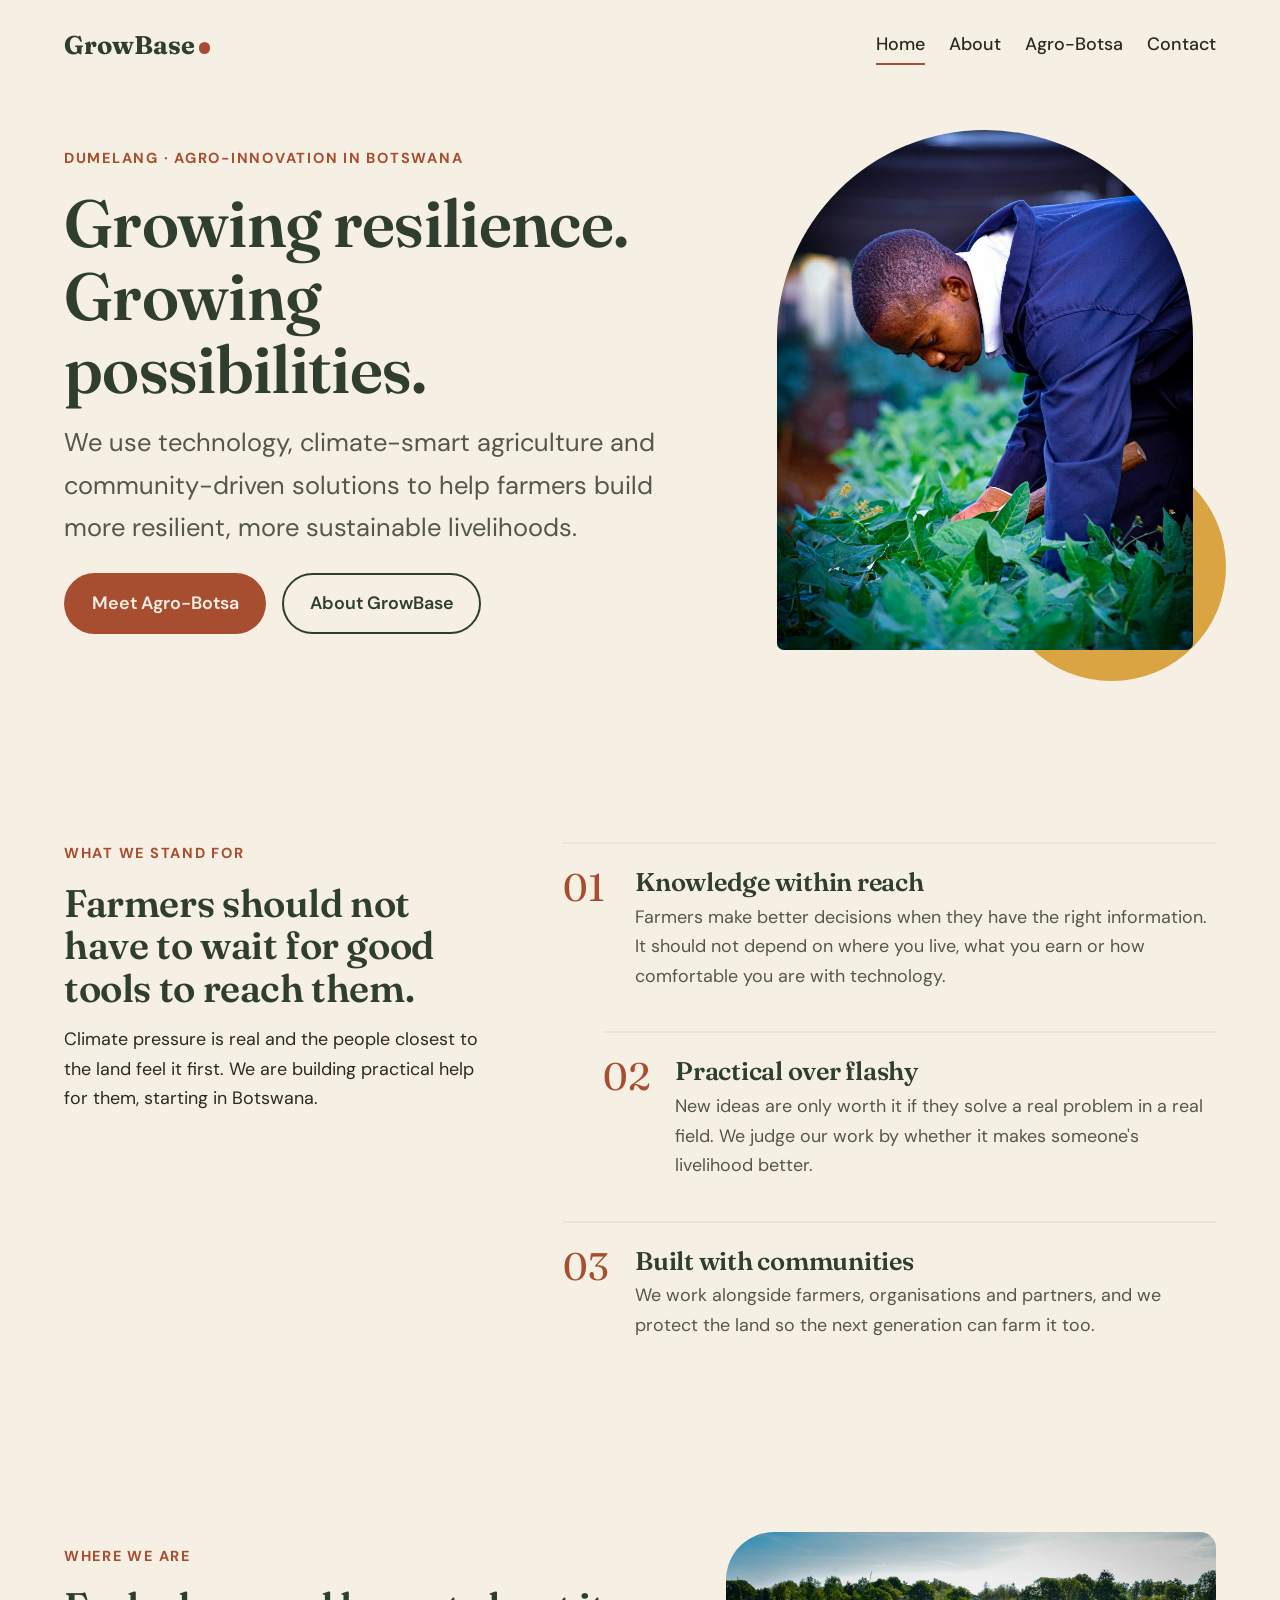
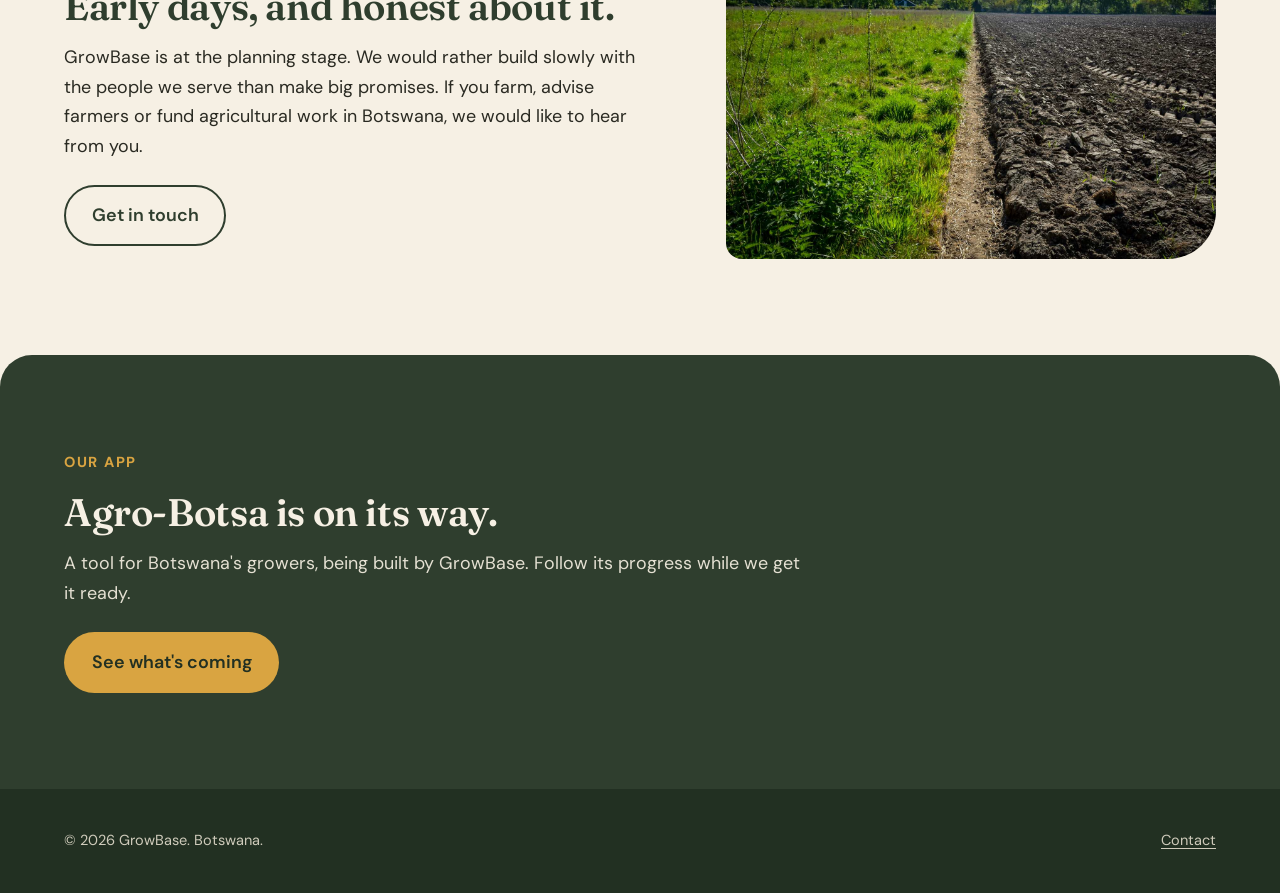
<file: index.html>
<!DOCTYPE html>
<html lang="en">
<head>
  <meta charset="utf-8">
  <meta name="viewport" content="width=device-width, initial-scale=1">
  <title>GrowBase | Growing resilience. Growing possibilities.</title>
  <meta name="description" content="GrowBase is an agro-innovation initiative in Botswana using technology, climate-smart agriculture and community-driven solutions to help farmers build more resilient livelihoods.">
  <link rel="preconnect" href="https://fonts.googleapis.com">
  <link rel="preconnect" href="https://fonts.gstatic.com" crossorigin>
  <link href="https://fonts.googleapis.com/css2?family=DM+Sans:wght@400;500;700&family=Fraunces:opsz,wght@9..144,600;9..144,700&display=swap" rel="stylesheet">
  <link rel="stylesheet" href="css/tokens.css">
  <link rel="stylesheet" href="css/base.css">
  <link rel="stylesheet" href="css/components.css">
</head>
<body>
  <a class="skip-link" href="#main">Skip to content</a>

  <header class="site-header">
    <div class="container">
      <a class="wordmark" href="index.html">GrowBase</a>
      <button class="nav-toggle" aria-expanded="false" aria-controls="site-nav">Menu</button>
      <nav class="site-nav" id="site-nav" aria-label="Main">
        <ul>
          <li><a href="index.html">Home</a></li>
          <li><a href="about.html">About</a></li>
          <li><a href="agro-botsa.html">Agro-Botsa</a></li>
          <li><a href="contact.html">Contact</a></li>
        </ul>
      </nav>
    </div>
  </header>

  <main id="main">
    <section class="hero">
      <div class="container">
        <div>
          <p class="kicker">Dumelang &middot; Agro-innovation in Botswana</p>
          <h1>Growing resilience. Growing possibilities.</h1>
          <p class="hero__lead">We use technology, climate-smart agriculture and community-driven solutions to help farmers build more resilient, more sustainable livelihoods.</p>
          <div class="btn-row">
            <a class="btn btn--primary" href="agro-botsa.html">Meet Agro-Botsa</a>
            <a class="btn btn--ghost" href="about.html">About GrowBase</a>
          </div>
        </div>
        <div class="hero__media">
          <!-- Save a portrait photo as img/hero.jpg -->
          <div class="photo photo--arch">
            <img src="img/hero.jpg" alt="A farmer tending crops in a field" onerror="this.remove()">
          </div>
        </div>
      </div>
    </section>

    <section class="section beliefs">
      <div class="container">
        <div>
          <p class="kicker">What we stand for</p>
          <h2>Farmers should not have to wait for good tools to reach them.</h2>
          <p>Climate pressure is real and the people closest to the land feel it first. We are building practical help for them, starting in Botswana.</p>
        </div>
        <ol class="beliefs__list">
          <li>
            <span class="beliefs__num">01</span>
            <div>
              <h3>Knowledge within reach</h3>
              <p>Farmers make better decisions when they have the right information. It should not depend on where you live, what you earn or how comfortable you are with technology.</p>
            </div>
          </li>
          <li>
            <span class="beliefs__num">02</span>
            <div>
              <h3>Practical over flashy</h3>
              <p>New ideas are only worth it if they solve a real problem in a real field. We judge our work by whether it makes someone's livelihood better.</p>
            </div>
          </li>
          <li>
            <span class="beliefs__num">03</span>
            <div>
              <h3>Built with communities</h3>
              <p>We work alongside farmers, organisations and partners, and we protect the land so the next generation can farm it too.</p>
            </div>
          </li>
        </ol>
      </div>
    </section>

    <section class="section split">
      <div class="container">
        <div>
          <p class="kicker">Where we are</p>
          <h2>Early days, and honest about it.</h2>
          <p>GrowBase is at the planning stage. We would rather build slowly with the people we serve than make big promises. If you farm, advise farmers or fund agricultural work in Botswana, we would like to hear from you.</p>
          <div class="btn-row"><a class="btn btn--ghost" href="contact.html">Get in touch</a></div>
        </div>
        <!-- Save a landscape photo as img/community.jpg -->
        <div class="photo photo--wide">
          <img src="img/community.jpg" alt="People working together on a farm" onerror="this.remove()">
        </div>
      </div>
    </section>

    <section class="band">
      <div class="container">
        <p class="kicker">Our app</p>
        <h2>Agro-Botsa is on its way.</h2>
        <p>A tool for Botswana's growers, being built by GrowBase. Follow its progress while we get it ready.</p>
        <div class="btn-row"><a class="btn btn--primary" href="agro-botsa.html">See what's coming</a></div>
      </div>
    </section>
  </main>

  <footer class="site-footer">
    <div class="container">
      <span>&copy; 2026 GrowBase. Botswana.</span>
      <a href="contact.html">Contact</a>
    </div>
  </footer>

  <script src="js/nav.js"></script>
</body>
</html>
</file>
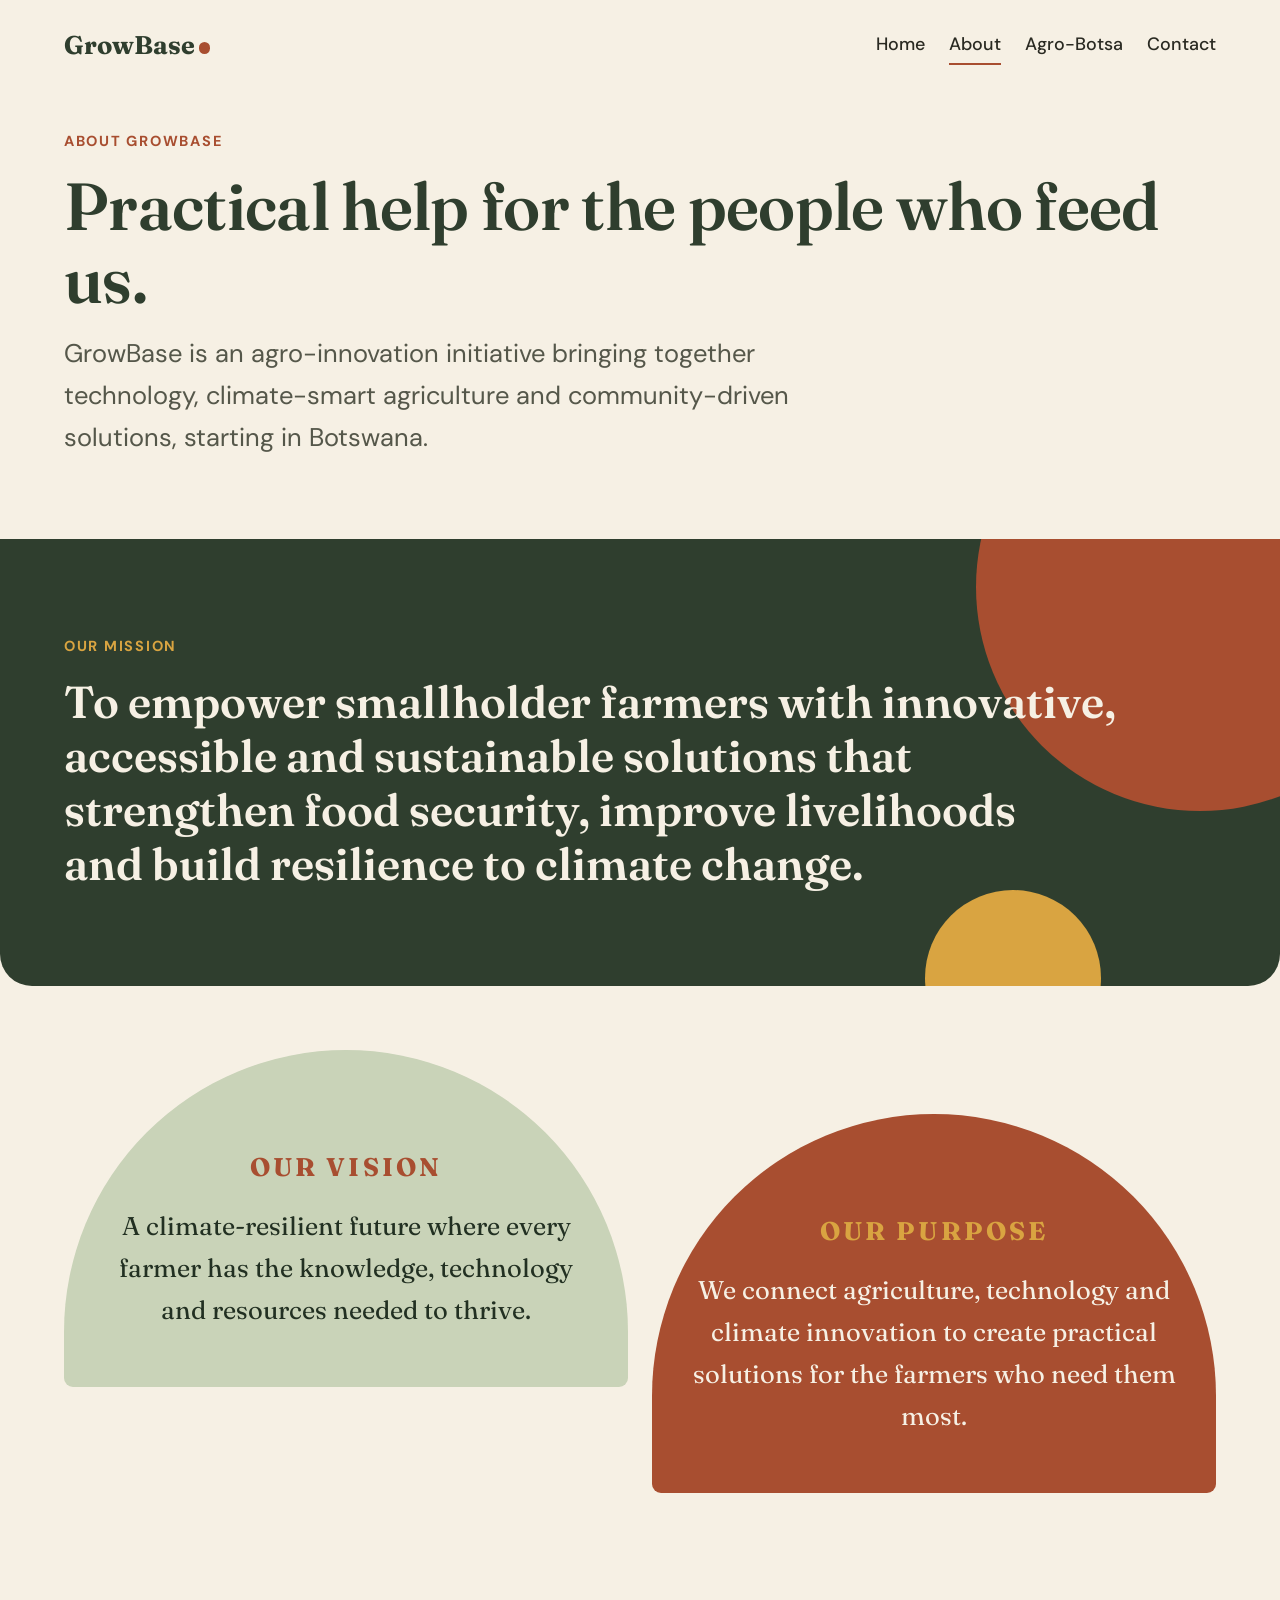
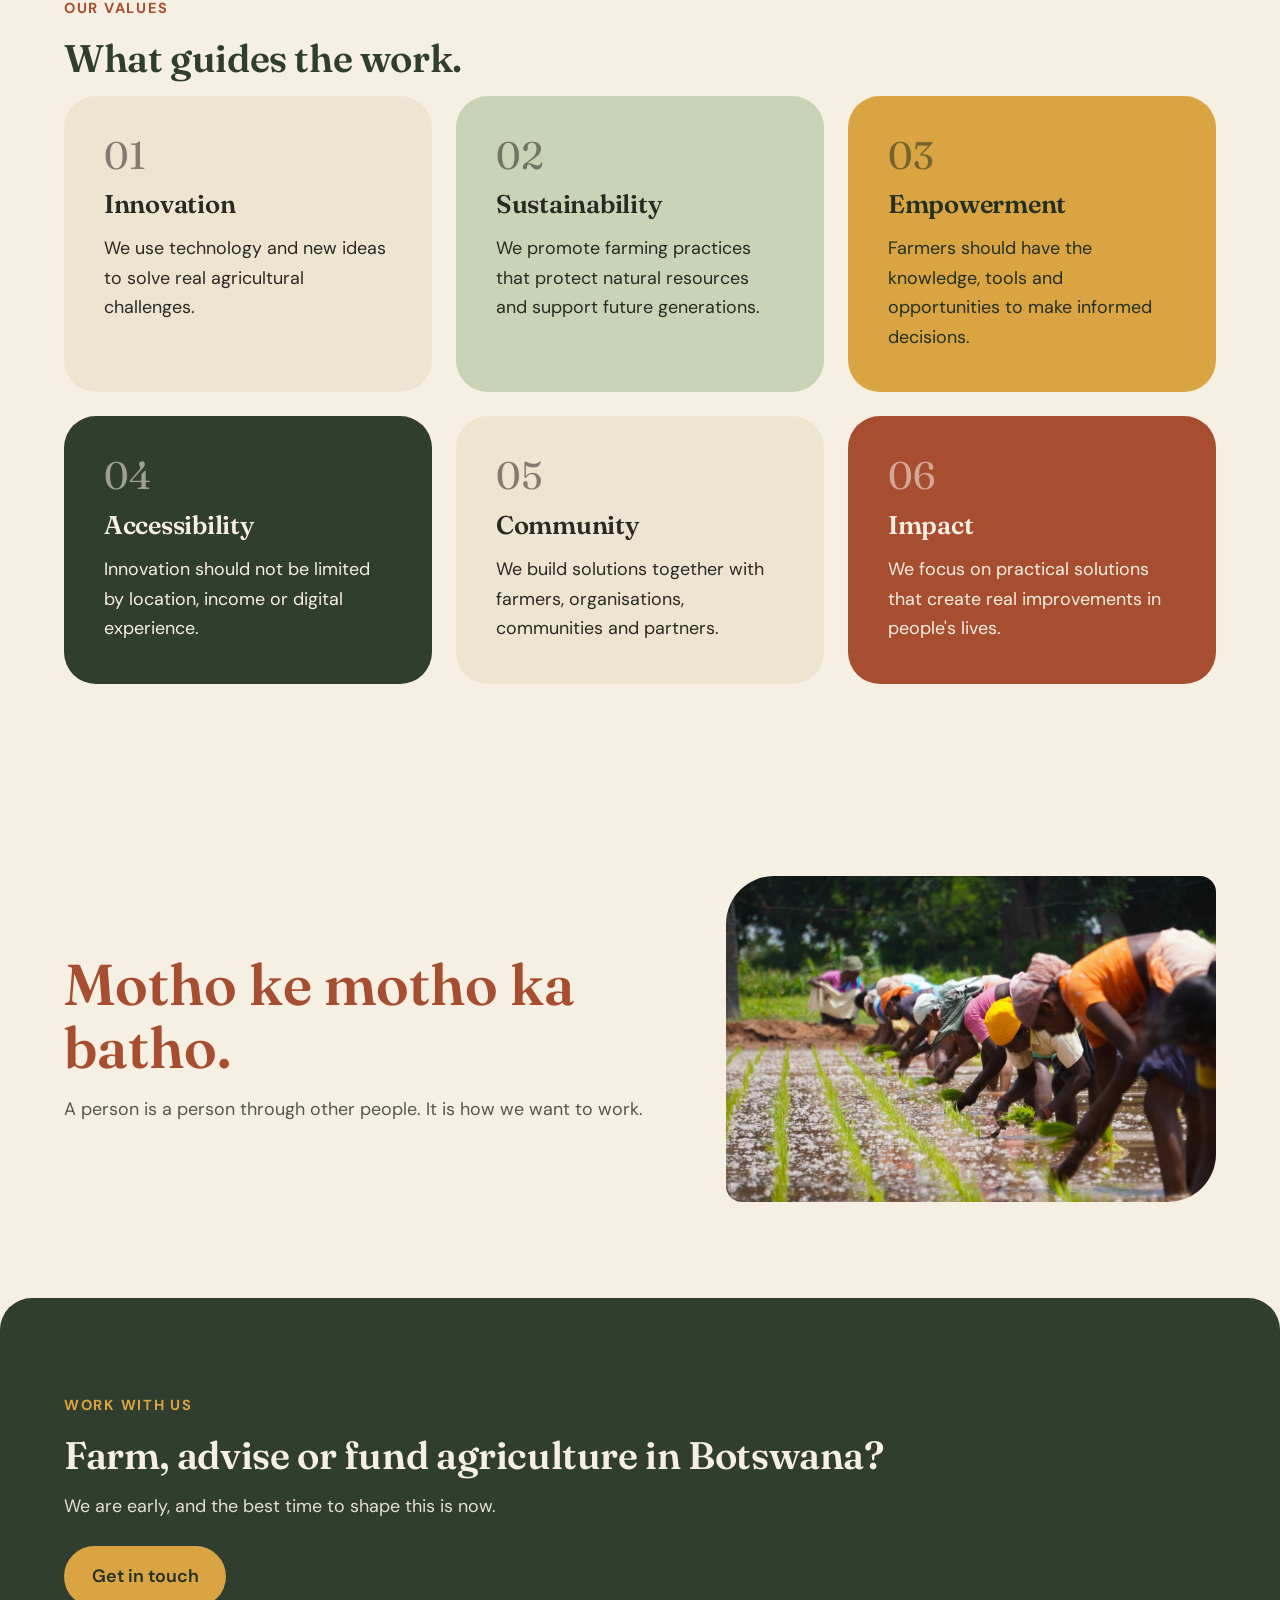
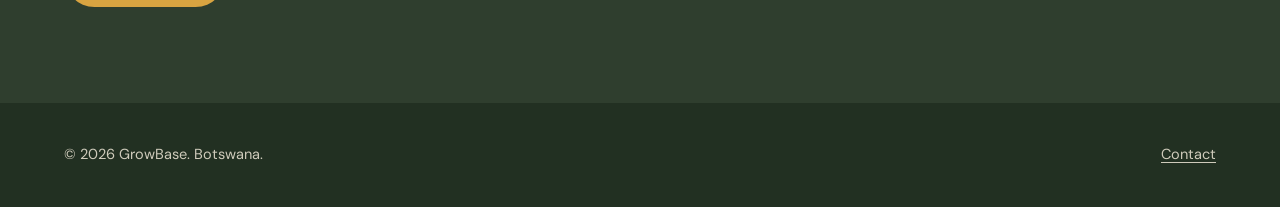
<file: about.html>
<!DOCTYPE html>
<html lang="en">
<head>
  <meta charset="utf-8">
  <meta name="viewport" content="width=device-width, initial-scale=1">
  <title>About | GrowBase</title>
  <meta name="description" content="GrowBase's mission, vision and values: practical agro-innovation for farmers in Botswana.">
  <link rel="preconnect" href="https://fonts.googleapis.com">
  <link rel="preconnect" href="https://fonts.gstatic.com" crossorigin>
  <link href="https://fonts.googleapis.com/css2?family=DM+Sans:wght@400;500;700&family=Fraunces:opsz,wght@9..144,600;9..144,700&display=swap" rel="stylesheet">
  <link rel="stylesheet" href="css/tokens.css">
  <link rel="stylesheet" href="css/base.css">
  <link rel="stylesheet" href="css/components.css">
</head>
<body>
  <a class="skip-link" href="#main">Skip to content</a>
  <header class="site-header">
    <div class="container">
      <a class="wordmark" href="index.html">GrowBase</a>
      <button class="nav-toggle" aria-expanded="false" aria-controls="site-nav">Menu</button>
      <nav class="site-nav" id="site-nav" aria-label="Main">
        <ul>
          <li><a href="index.html">Home</a></li>
          <li><a href="about.html">About</a></li>
          <li><a href="agro-botsa.html">Agro-Botsa</a></li>
          <li><a href="contact.html">Contact</a></li>
        </ul>
      </nav>
    </div>
  </header>
    <main id="main">
    <section class="page-head">
      <div class="container">
        <p class="kicker">About GrowBase</p>
        <h1>Practical help for the people who feed us.</h1>
        <p>GrowBase is an agro-innovation initiative bringing together technology, climate-smart agriculture and community-driven solutions, starting in Botswana.</p>
      </div>
    </section>

    <section class="mission-band">
      <div class="container">
        <p class="kicker">Our mission</p>
        <blockquote>To empower smallholder farmers with innovative, accessible and sustainable solutions that strengthen food security, improve livelihoods and build resilience to climate change.</blockquote>
      </div>
    </section>

    <section>
      <div class="container duo">
        <div class="tile tile--arch tile--sage">
          <p class="kicker">Our vision</p>
          <p>A climate-resilient future where every farmer has the knowledge, technology and resources needed to thrive.</p>
        </div>
        <div class="tile tile--arch tile--clay">
          <p class="kicker">Our purpose</p>
          <p>We connect agriculture, technology and climate innovation to create practical solutions for the farmers who need them most.</p>
        </div>
      </div>
    </section>

    <section class="section" style="padding-top:var(--space-4)">
      <div class="container">
        <p class="kicker">Our values</p>
        <h2>What guides the work.</h2>
        <div class="values-grid">
          <div class="vtile"><span class="n">01</span><h3>Innovation</h3><p>We use technology and new ideas to solve real agricultural challenges.</p></div>
          <div class="vtile"><span class="n">02</span><h3>Sustainability</h3><p>We promote farming practices that protect natural resources and support future generations.</p></div>
          <div class="vtile"><span class="n">03</span><h3>Empowerment</h3><p>Farmers should have the knowledge, tools and opportunities to make informed decisions.</p></div>
          <div class="vtile"><span class="n">04</span><h3>Accessibility</h3><p>Innovation should not be limited by location, income or digital experience.</p></div>
          <div class="vtile"><span class="n">05</span><h3>Community</h3><p>We build solutions together with farmers, organisations, communities and partners.</p></div>
          <div class="vtile"><span class="n">06</span><h3>Impact</h3><p>We focus on practical solutions that create real improvements in people's lives.</p></div>
        </div>
      </div>
    </section>

    <section class="section split proverb">
      <div class="container">
        <div>
          <q>Motho ke motho ka batho.</q>
          <small>A person is a person through other people. It is how we want to work.</small>
        </div>
        <!-- Optional: save a landscape photo as img/about.jpg -->
        <div class="photo photo--wide">
          <img src="img/about.jpg" alt="Farmers working together" onerror="this.remove()">
        </div>
      </div>
    </section>

    <section class="band">
      <div class="container">
        <p class="kicker">Work with us</p>
        <h2>Farm, advise or fund agriculture in Botswana?</h2>
        <p>We are early, and the best time to shape this is now.</p>
        <div class="btn-row"><a class="btn btn--primary" href="contact.html">Get in touch</a></div>
      </div>
    </section>
  </main>


  <footer class="site-footer">
    <div class="container">
      <span>&copy; 2026 GrowBase. Botswana.</span>
      <a href="contact.html">Contact</a>
    </div>
  </footer>
  <script src="js/nav.js"></script>
</body>
</html>
</file>
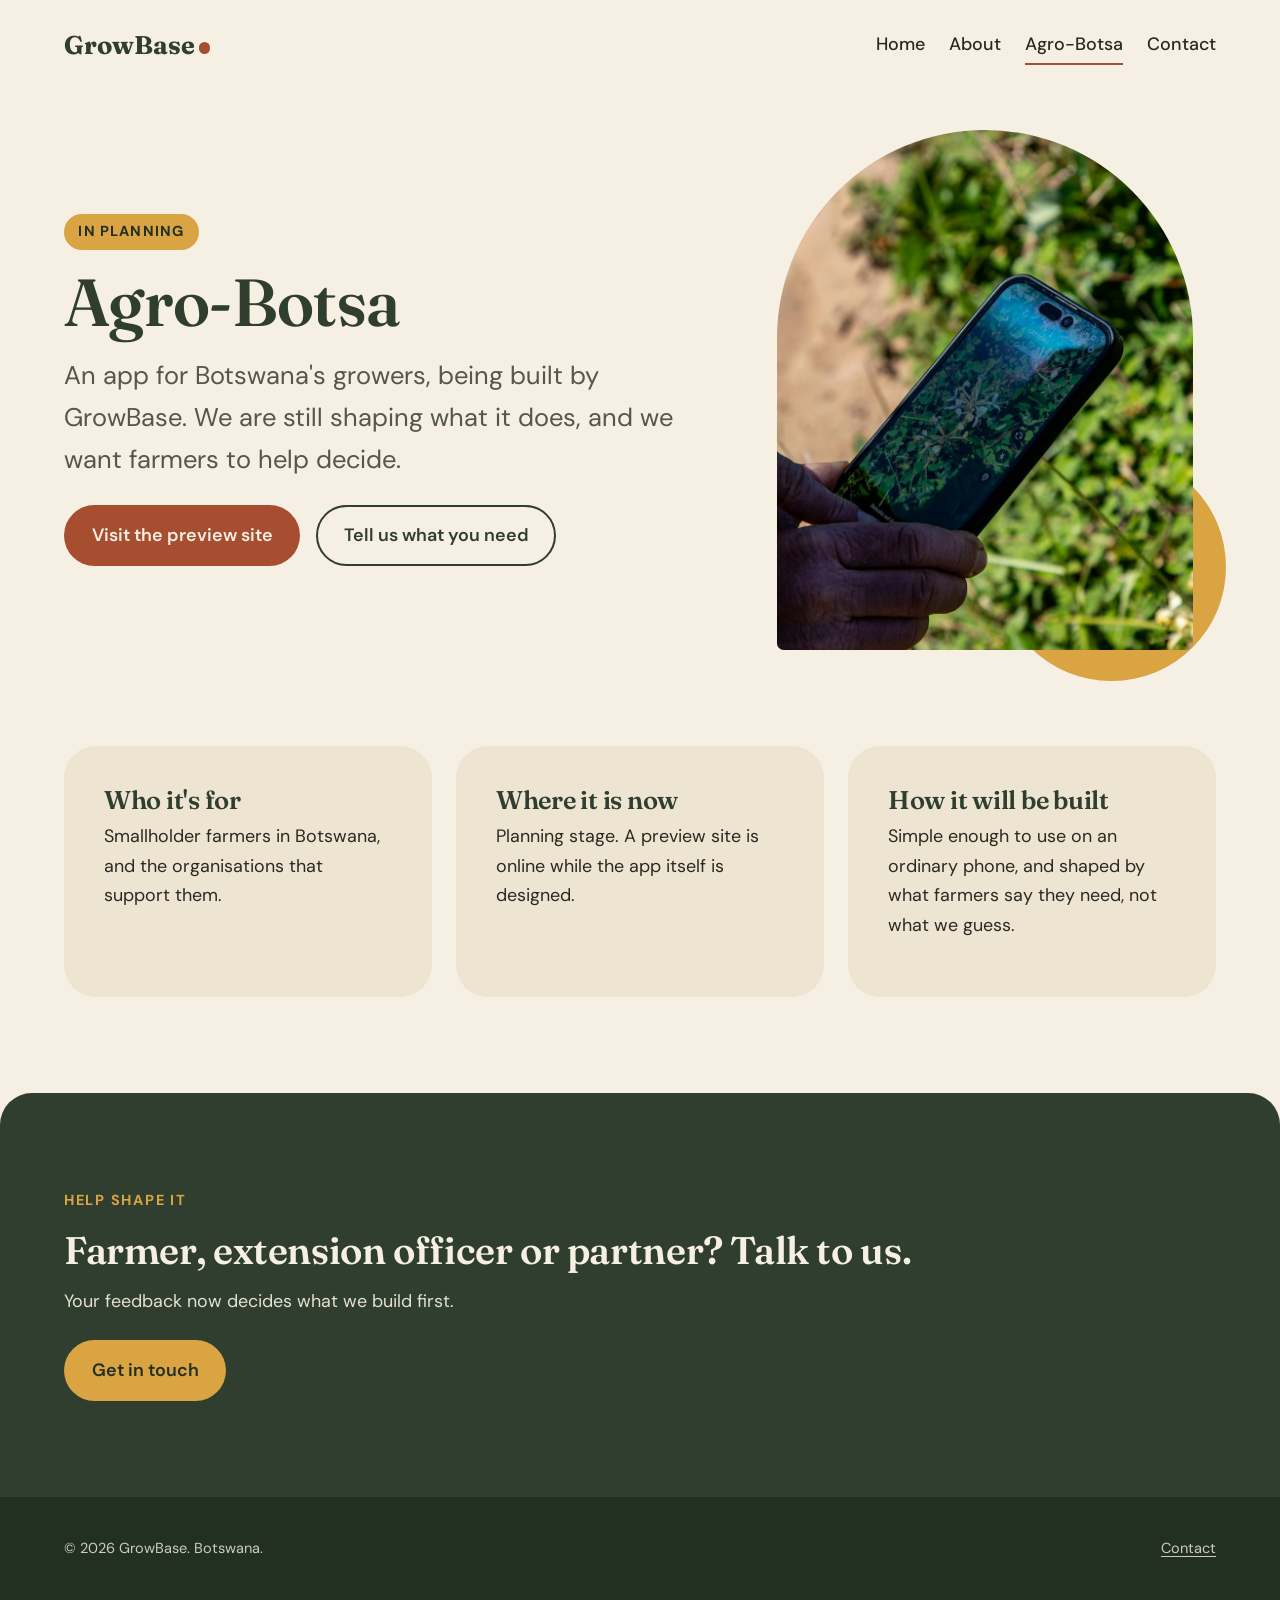
<file: agro-botsa.html>
<!DOCTYPE html>
<html lang="en">
<head>
  <meta charset="utf-8">
  <meta name="viewport" content="width=device-width, initial-scale=1">
  <title>Agro-Botsa | GrowBase</title>
  <meta name="description" content="Agro-Botsa is the app being built by GrowBase for farmers in Botswana.">
  <link rel="preconnect" href="https://fonts.googleapis.com">
  <link rel="preconnect" href="https://fonts.gstatic.com" crossorigin>
  <link href="https://fonts.googleapis.com/css2?family=DM+Sans:wght@400;500;700&family=Fraunces:opsz,wght@9..144,600;9..144,700&display=swap" rel="stylesheet">
  <link rel="stylesheet" href="css/tokens.css">
  <link rel="stylesheet" href="css/base.css">
  <link rel="stylesheet" href="css/components.css">
</head>
<body>
  <a class="skip-link" href="#main">Skip to content</a>
  <header class="site-header">
    <div class="container">
      <a class="wordmark" href="index.html">GrowBase</a>
      <button class="nav-toggle" aria-expanded="false" aria-controls="site-nav">Menu</button>
      <nav class="site-nav" id="site-nav" aria-label="Main">
        <ul>
          <li><a href="index.html">Home</a></li>
          <li><a href="about.html">About</a></li>
          <li><a href="agro-botsa.html">Agro-Botsa</a></li>
          <li><a href="contact.html">Contact</a></li>
        </ul>
      </nav>
    </div>
  </header>

  <main id="main">
    <section class="hero">
      <div class="container">
        <div>
          <span class="status">In planning</span>
          <h1>Agro-Botsa</h1>
          <p class="hero__lead">An app for Botswana's growers, being built by GrowBase. We are still shaping what it does, and we want farmers to help decide.</p>
          <div class="btn-row">
            <!-- TODO: replace # with the live temporary Agro-Botsa site URL-- DONE -->
             
            <a class="btn btn--primary" href="https://agro-botsa-full.onrender.com/">Visit the preview site</a>
            <a class="btn btn--ghost" href="contact.html">Tell us what you need</a>
          </div>
        </div>
        <div class="hero__media">
          <!-- Optional: save a photo as img/agro.jpg -->
          <div class="photo photo--arch">
            <img src="img/agro.jpg" alt="Hands working in soil" onerror="this.remove()">
          </div>
        </div>
      </div>
    </section>

    <section class="section" style="padding-top:0">
      <div class="container cards">
        <div class="card">
          <h3>Who it's for</h3>
          <p>Smallholder farmers in Botswana, and the organisations that support them.</p>
        </div>
        <div class="card">
          <h3>Where it is now</h3>
          <p>Planning stage. A preview site is online while the app itself is designed.</p>
        </div>
        <div class="card">
          <h3>How it will be built</h3>
          <p>Simple enough to use on an ordinary phone, and shaped by what farmers say they need, not what we guess.</p>
        </div>
      </div>
    </section>

    <section class="band">
      <div class="container">
        <p class="kicker">Help shape it</p>
        <h2>Farmer, extension officer or partner? Talk to us.</h2>
        <p>Your feedback now decides what we build first.</p>
        <div class="btn-row"><a class="btn btn--primary" href="contact.html">Get in touch</a></div>
      </div>
    </section>
  </main>

  <footer class="site-footer">
    <div class="container">
      <span>&copy; 2026 GrowBase. Botswana.</span>
      <a href="contact.html">Contact</a>
    </div>
  </footer>
  <script src="js/nav.js"></script>
</body>
</html>
</file>
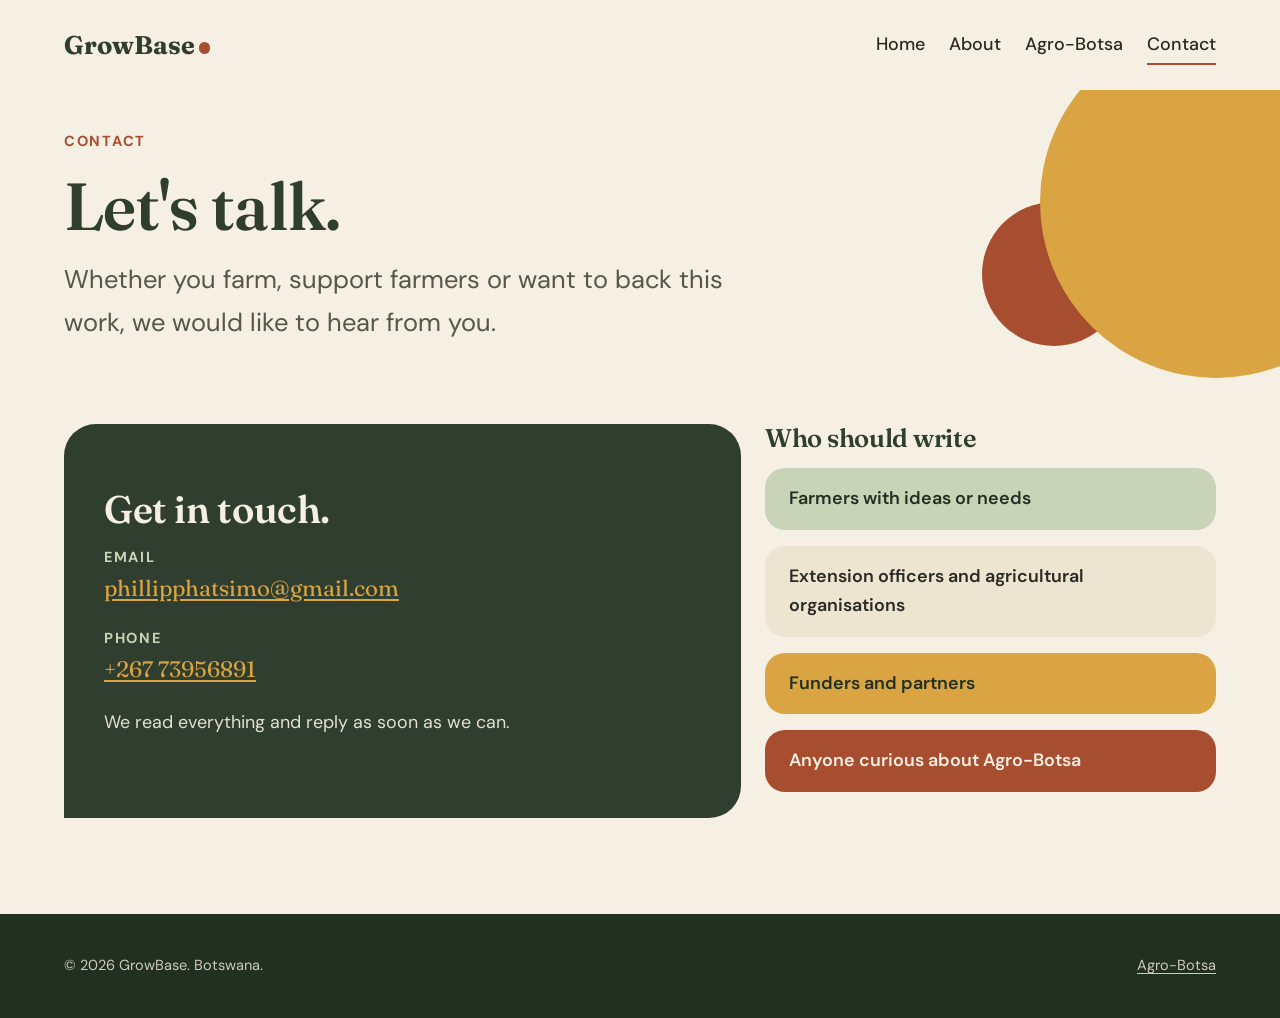
<file: contact.html>
<!DOCTYPE html>
<html lang="en">
<head>
  <meta charset="utf-8">
  <meta name="viewport" content="width=device-width, initial-scale=1">
  <title>Contact | GrowBase</title>
  <meta name="description" content="Get in touch with GrowBase: farmers, partners and organisations in Botswana.">
  <link rel="preconnect" href="https://fonts.googleapis.com">
  <link rel="preconnect" href="https://fonts.gstatic.com" crossorigin>
  <link href="https://fonts.googleapis.com/css2?family=DM+Sans:wght@400;500;700&family=Fraunces:opsz,wght@9..144,600;9..144,700&display=swap" rel="stylesheet">
  <link rel="stylesheet" href="css/tokens.css">
  <link rel="stylesheet" href="css/base.css">
  <link rel="stylesheet" href="css/components.css">
</head>
<body>
  <a class="skip-link" href="#main">Skip to content</a>
  <header class="site-header">
    <div class="container">
      <a class="wordmark" href="index.html">GrowBase</a>
      <button class="nav-toggle" aria-expanded="false" aria-controls="site-nav">Menu</button>
      <nav class="site-nav" id="site-nav" aria-label="Main">
        <ul>
          <li><a href="index.html">Home</a></li>
          <li><a href="about.html">About</a></li>
          <li><a href="agro-botsa.html">Agro-Botsa</a></li>
          <li><a href="contact.html">Contact</a></li>
        </ul>
      </nav>
    </div>
  </header>

  <main id="main">
    <section class="contact-hero">
      <div class="container">
        <p class="kicker">Contact</p>
        <h1>Let's talk.</h1>
        <p class="hero__lead">Whether you farm, support farmers or want to back this work, we would like to hear from you.</p>
      </div>
    </section>

    <section class="contact-main">
      <div class="container">
        <div class="contact-card--main">
          <h2>Get in touch.</h2>
          <div class="contact-line">
            <span class="contact-label">Email</span>
            <a class="big-link" href="mailto:phillipphatsimo@gmail.com">phillipphatsimo@gmail.com</a>
          </div>
          <div class="contact-line">
            <span class="contact-label">Phone</span>
            <a class="big-link" href="tel:+26773956891">+267 73956891</a>
          </div>
          <p>We read everything and reply as soon as we can.</p>
        </div>
        <div>
          <h3>Who should write</h3>
          <ul class="who">
            <li>Farmers with ideas or needs</li>
            <li>Extension officers and agricultural organisations</li>
            <li>Funders and partners</li>
            <li>Anyone curious about Agro-Botsa</li>
          </ul>
        </div>
      </div>
    </section>
  </main>

  <footer class="site-footer">
    <div class="container">
      <span>&copy; 2026 GrowBase. Botswana.</span>
      <a href="agro-botsa.html">Agro-Botsa</a>
    </div>
  </footer>
  <script src="js/nav.js"></script>
</body>
</html>
</file>
<file: css/tokens.css>
:root {
  /* colour */
  --paper: #F6F0E4;
  --paper-deep: #EDE4D2;
  --ink: #2A2A22;
  --ink-soft: #55574A;
  --soil: #2F3E2E;
  --soil-deep: #223022;
  --clay: #A84E30;
  --clay-dark: #8C3E24;
  --ochre: #D9A441;
  --sage: #C9D3B8;

  /* type */
  --font-display: "Fraunces", Georgia, serif;
  --font-body: "DM Sans", system-ui, -apple-system, "Segoe UI", sans-serif;
  --step--1: clamp(0.85rem, 0.83rem + 0.1vw, 0.92rem);
  --step-0: clamp(1rem, 0.96rem + 0.2vw, 1.125rem);
  --step-1: clamp(1.25rem, 1.1rem + 0.7vw, 1.6rem);
  --step-2: clamp(1.6rem, 1.3rem + 1.4vw, 2.4rem);
  --step-3: clamp(2.3rem, 1.6rem + 3.2vw, 4.2rem);

  /* space + shape */
  --space-1: 0.5rem;
  --space-2: 1rem;
  --space-3: 1.5rem;
  --space-4: 2.5rem;
  --space-5: 4rem;
  --space-6: 6rem;
  --radius: 1.25rem;
  --radius-lg: 2rem;
  --max: 72rem;
}
</file>
<file: css/base.css>
*, *::before, *::after { box-sizing: border-box; }
html { scroll-behavior: smooth; }
body {
  margin: 0;
  background: var(--paper);
  color: var(--ink);
  font-family: var(--font-body);
  font-size: var(--step-0);
  line-height: 1.65;
  -webkit-font-smoothing: antialiased;
}
img { max-width: 100%; display: block; }
h1, h2, h3 {
  font-family: var(--font-display);
  font-weight: 600;
  line-height: 1.1;
  letter-spacing: -0.01em;
  margin: 0 0 var(--space-2);
  color: var(--soil);
}
h1 { font-size: var(--step-3); }
h2 { font-size: var(--step-2); }
h3 { font-size: var(--step-1); }
p { margin: 0 0 var(--space-2); max-width: 62ch; }
a { color: var(--clay); text-underline-offset: 3px; }
a:hover { color: var(--clay-dark); }
:focus-visible { outline: 3px solid var(--ochre); outline-offset: 3px; border-radius: 4px; }

.container { width: min(100% - 2.5rem, var(--max)); margin-inline: auto; }
.kicker {
  font-size: var(--step--1);
  font-weight: 700;
  letter-spacing: 0.12em;
  text-transform: uppercase;
  color: var(--clay);
  margin-bottom: var(--space-2);
}
.skip-link {
  position: absolute; left: -999px; top: 0;
  background: var(--soil); color: var(--paper); padding: 0.75rem 1rem;
}
.skip-link:focus { left: 0; z-index: 100; }

@media (prefers-reduced-motion: reduce) {
  html { scroll-behavior: auto; }
  * { transition: none !important; }
}
</file>
<file: css/components.css>
/* ---------- header ---------- */
.site-header { padding: var(--space-3) 0; }
.site-header .container { display: flex; align-items: center; justify-content: space-between; gap: var(--space-3); }
.wordmark {
  font-family: var(--font-display); font-weight: 700; font-size: 1.6rem;
  color: var(--soil); text-decoration: none;
}
.wordmark::after { content: ""; display: inline-block; width: 0.45em; height: 0.45em; background: var(--clay); border-radius: 50%; margin-left: 0.15em; }
.site-nav ul { display: flex; gap: var(--space-3); list-style: none; margin: 0; padding: 0; align-items: center; }
.site-nav a { color: var(--ink); text-decoration: none; font-weight: 500; padding: 0.4rem 0; border-bottom: 2px solid transparent; }
.site-nav a:hover, .site-nav a[aria-current="page"] { border-bottom-color: var(--clay); }
.nav-toggle { display: none; background: none; border: 2px solid var(--soil); color: var(--soil); border-radius: 999px; padding: 0.4rem 1rem; font: inherit; font-weight: 600; cursor: pointer; }

@media (max-width: 45rem) {
  .nav-toggle { display: inline-block; }
  .site-nav { display: none; position: absolute; left: 0; right: 0; top: 4.5rem; background: var(--paper); padding: var(--space-3) 1.25rem; box-shadow: 0 12px 24px rgba(0,0,0,.08); z-index: 50; }
  .site-nav.is-open { display: block; }
  .site-nav ul { flex-direction: column; align-items: flex-start; }
  .site-header { position: relative; }
}

/* ---------- buttons ---------- */
.btn {
  display: inline-block; padding: 0.85rem 1.6rem; border-radius: 999px;
  font-weight: 600; text-decoration: none; border: 2px solid transparent;
  transition: background .2s, color .2s, transform .2s;
}
.btn:hover { transform: translateY(-2px); }
.btn--primary { background: var(--clay); color: var(--paper); }
.btn--primary:hover { background: var(--clay-dark); color: var(--paper); }
.btn--ghost { border-color: var(--soil); color: var(--soil); }
.btn--ghost:hover { background: var(--soil); color: var(--paper); }
.btn-row { display: flex; flex-wrap: wrap; gap: var(--space-2); margin-top: var(--space-3); }

/* ---------- hero ---------- */
.hero { padding: var(--space-4) 0 var(--space-6); }
.hero .container { display: grid; gap: var(--space-5); align-items: center; }
.hero__lead { font-size: var(--step-1); color: var(--ink-soft); max-width: 40ch; }
.hero__media { position: relative; max-width: 26rem; justify-self: center; width: 100%; }
.hero__media::before {
  content: ""; position: absolute; width: 55%; aspect-ratio: 1; background: var(--ochre);
  border-radius: 50%; right: -8%; bottom: -6%; z-index: 0;
}
.photo {
  position: relative; z-index: 1; overflow: hidden; aspect-ratio: 4 / 5;
  background: linear-gradient(160deg, var(--sage), var(--soil));
}
.photo img { width: 100%; height: 100%; object-fit: cover; }
.photo--arch { border-radius: 999px 999px var(--radius-lg) var(--radius-lg); }
.photo--wide { aspect-ratio: 3 / 2; border-radius: 3rem 1rem 3rem 1rem; }
@media (min-width: 56rem) {
  .hero .container { grid-template-columns: 1.15fr 0.85fr; }
}

/* ---------- beliefs ---------- */
.section { padding: var(--space-6) 0; }
.beliefs .container { display: grid; gap: var(--space-5); }
.beliefs__list { list-style: none; margin: 0; padding: 0; display: grid; gap: var(--space-4); }
.beliefs__list li { display: grid; grid-template-columns: 3.5rem 1fr; gap: var(--space-2); border-top: 2px solid var(--paper-deep); padding-top: var(--space-3); }
.beliefs__num { font-family: var(--font-display); font-size: var(--step-2); color: var(--clay); line-height: 1; }
.beliefs__list h3 { margin-bottom: 0.4rem; }
.beliefs__list p { margin: 0; color: var(--ink-soft); }
@media (min-width: 56rem) {
  .beliefs .container { grid-template-columns: 0.8fr 1.2fr; }
  .beliefs__list li:nth-child(2) { margin-left: 2.5rem; }
}

/* ---------- community photo ---------- */
.split .container { display: grid; gap: var(--space-5); align-items: center; }
@media (min-width: 56rem) { .split .container { grid-template-columns: 1.1fr 0.9fr; } }

/* ---------- Agro-Botsa band ---------- */
.band {
  background: var(--soil); color: var(--paper);
  border-radius: var(--radius-lg) var(--radius-lg) 0 0;
  padding: var(--space-6) 0;
}
.band h2 { color: var(--paper); }
.band p { color: #E4E0D2; }
.band .kicker { color: var(--ochre); }
.band .btn--primary { background: var(--ochre); color: var(--soil-deep); }
.band .btn--primary:hover { background: #E8B755; color: var(--soil-deep); }

/* ---------- closing + footer ---------- */
.closing { background: var(--soil); color: var(--paper); padding-bottom: var(--space-6); }
.closing h2 { color: var(--paper); }
.closing .btn--ghost { border-color: var(--paper); color: var(--paper); }
.closing .btn--ghost:hover { background: var(--paper); color: var(--soil); }
.site-footer { background: var(--soil-deep); color: #CFCBBB; padding: var(--space-4) 0; font-size: var(--step--1); }
.site-footer .container { display: flex; flex-wrap: wrap; justify-content: space-between; gap: var(--space-2); }
.site-footer a { color: #CFCBBB; }

/* ---------- inner pages ---------- */
.page-head { padding: var(--space-4) 0 var(--space-5); }
.page-head p { font-size: var(--step-1); color: var(--ink-soft); max-width: 44ch; }

.statements { display: grid; gap: var(--space-3); }
.statement { background: var(--paper-deep); border-radius: var(--radius-lg); padding: var(--space-4); }
.statement p { margin: 0; font-family: var(--font-display); font-size: var(--step-1); color: var(--soil); max-width: 40ch; }
@media (min-width: 56rem) {
  .statements { grid-template-columns: 1.2fr 0.8fr; }
  .statement--wide { grid-column: 1 / -1; }
}

.values { display: grid; gap: var(--space-3); grid-template-columns: repeat(auto-fit, minmax(16rem, 1fr)); margin-top: var(--space-4); }
.value { border-top: 3px solid var(--clay); padding-top: var(--space-2); }
.value p { color: var(--ink-soft); margin: 0; }

.status {
  display: inline-block; background: var(--ochre); color: var(--soil-deep);
  font-weight: 700; font-size: var(--step--1); letter-spacing: .08em; text-transform: uppercase;
  padding: .35rem .9rem; border-radius: 999px; margin-bottom: var(--space-2);
}

.page-head .kicker { font-size: var(--step--1); color: var(--clay); max-width: none; }
.cards { display: grid; gap: var(--space-3); grid-template-columns: repeat(auto-fit, minmax(17rem, 1fr)); }



/* ---------- about page ---------- */
.mission-band {
  position: relative; overflow: hidden;
  background: var(--soil); color: var(--paper);
  padding: var(--space-6) 0;
  border-radius: 0 0 var(--radius-lg) var(--radius-lg);
}
.mission-band::before {
  content: ""; position: absolute; width: 28rem; aspect-ratio: 1; border-radius: 50%;
  background: var(--clay); right: -9rem; top: -11rem;
}
.mission-band::after {
  content: ""; position: absolute; width: 11rem; aspect-ratio: 1; border-radius: 50%;
  background: var(--ochre); right: 14%; bottom: -5rem;
}
.mission-band .container { position: relative; z-index: 1; }
.mission-band .kicker { color: var(--ochre); }
.mission-band blockquote {
  margin: 0; max-width: 26em; color: var(--paper);
  font-family: var(--font-display); font-weight: 600; line-height: 1.2;
  font-size: clamp(1.6rem, 1.2rem + 2.2vw, 2.8rem); text-wrap: balance;
}

.duo { display: grid; gap: var(--space-3); padding: var(--space-5) 0; }
.tile { border-radius: var(--radius-lg); padding: var(--space-4); }
.tile--arch {
  border-radius: 999px 999px var(--radius-lg) var(--radius-lg);
  padding-top: var(--space-6); text-align: center;
}
.tile--arch p { margin-inline: auto; font-size: var(--step-1); font-family: var(--font-display); }
.tile--sage { background: var(--sage); color: var(--soil-deep); }
.tile--clay { background: var(--clay); color: var(--paper); }
.tile--clay .kicker { color: var(--ochre); }
.tile--clay h2, .tile--sage h2 { color: inherit; }
@media (min-width: 56rem) {
  .duo { grid-template-columns: 1fr 1fr; align-items: start; }
  .duo .tile:nth-child(2) { margin-top: var(--space-5); }
}

.values-grid { display: grid; gap: var(--space-3); grid-template-columns: repeat(auto-fit, minmax(17rem, 1fr)); }
.vtile { border-radius: var(--radius-lg); padding: var(--space-4); min-height: 12rem; transition: transform .25s; }
.vtile:hover { transform: translateY(-5px) rotate(-0.6deg); }
.vtile .n { display: block; font-family: var(--font-display); font-size: var(--step-2); line-height: 1; opacity: .55; margin-bottom: var(--space-2); }
.vtile h3 { color: inherit; }
.vtile p { margin: 0; }
.vtile:nth-child(1) { background: var(--paper-deep); }
.vtile:nth-child(2) { background: var(--sage); }
.vtile:nth-child(3) { background: var(--ochre); color: var(--soil-deep); }
.vtile:nth-child(4) { background: var(--soil); color: var(--paper); }
.vtile:nth-child(5) { background: var(--paper-deep); }
.vtile:nth-child(6) { background: var(--clay); color: var(--paper); }

.proverb q {
  display: block; quotes: none; color: var(--clay);
  font-family: var(--font-display); font-weight: 600; line-height: 1.1;
  font-size: clamp(2rem, 1.4rem + 3vw, 3.6rem); margin-bottom: var(--space-2);
}
.proverb small { display: block; color: var(--ink-soft); font-size: var(--step-0); }

.big-link {
  display: block;
  font-family: var(--font-display);
  font-size: clamp(1rem, 0.85rem + 0.9vw, 1.4rem);
  line-height: 1.3;
  overflow-wrap: anywhere;
}
.cards > .card { min-width: 0; }

.card { background: var(--paper-deep); border-radius: var(--radius-lg); padding: var(--space-4); }
.card h3 { margin-bottom: .5rem; }

/* ---------- contact page ---------- */
.contact-hero { position: relative; overflow: hidden; padding: var(--space-4) 0 var(--space-5); }
.contact-hero::after {
  content: ""; position: absolute; width: 22rem; aspect-ratio: 1; border-radius: 50%;
  background: var(--ochre); right: -7rem; top: -4rem; z-index: 0;
}
.contact-hero::before {
  content: ""; position: absolute; width: 9rem; aspect-ratio: 1; border-radius: 50%;
  background: var(--clay); right: 12%; top: 7rem; z-index: 0;
}
.contact-hero .container { position: relative; z-index: 1; }

.contact-main { padding-bottom: var(--space-6); }
.contact-main .container { display: grid; gap: var(--space-3); }
.contact-card--main {
  background: var(--soil); color: var(--paper);
  border-radius: var(--radius-lg) var(--radius-lg) var(--radius-lg) 0;
  padding: var(--space-5) var(--space-4);
}
.contact-card--main h2 { color: var(--paper); }
.contact-card--main .big-link { color: var(--ochre); }
.contact-card--main p { color: #E4E0D2; }
.who { display: grid; gap: var(--space-2); }
.who li { list-style: none; border-radius: var(--radius); padding: var(--space-2) var(--space-3); font-weight: 600; }
.who { margin: 0; padding: 0; }
.who li:nth-child(1) { background: var(--sage); color: var(--soil-deep); }
.who li:nth-child(2) { background: var(--paper-deep); }
.who li:nth-child(3) { background: var(--ochre); color: var(--soil-deep); }
.who li:nth-child(4) { background: var(--clay); color: var(--paper); }
@media (min-width: 56rem) {
  .contact-main .container { grid-template-columns: 1.2fr 0.8fr; align-items: start; }
}

.contact-line { margin-bottom: var(--space-3); }
.contact-label {
  display: block; margin-bottom: .25rem;
  font-size: var(--step--1); font-weight: 700; letter-spacing: .12em; text-transform: uppercase;
  color: var(--sage);
}
</file>
